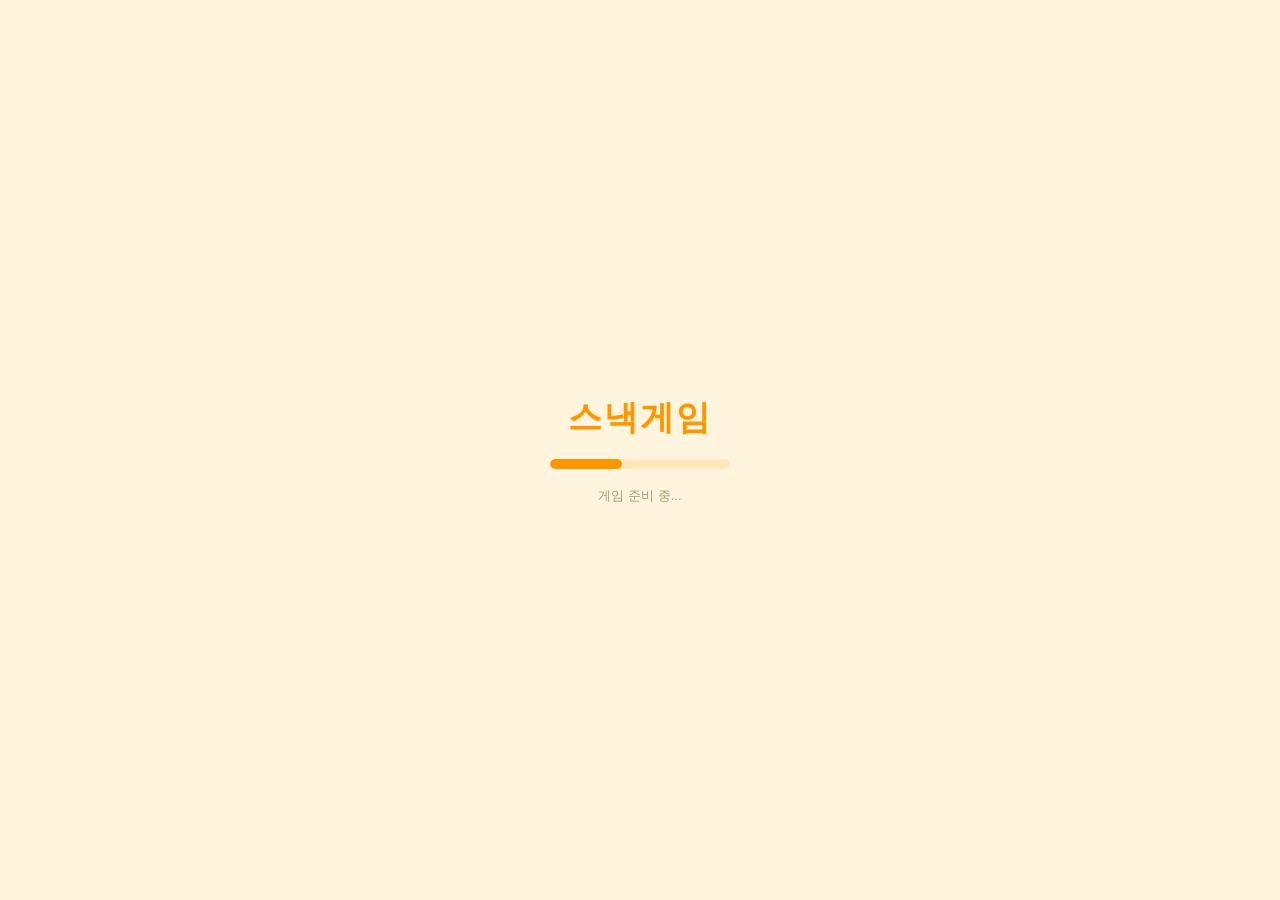
<file: web/index.html>
<!DOCTYPE html>
<html lang="ko">
<head>
  <!--
    루트가 아닌 경로에 배포할 경우 flutter build web --base-href 옵션으로 교체된다.
  -->
  <base href="$FLUTTER_BASE_HREF">

  <meta charset="UTF-8">
  <meta content="IE=Edge" http-equiv="X-UA-Compatible">
  <!-- 처음부터 기기 해상도로 렌더링 — 없으면 스플래시가 축소로 보이다가 엔진 부팅 시 튄다 -->
  <meta name="viewport" content="width=device-width, initial-scale=1.0, maximum-scale=1.0, user-scalable=no, viewport-fit=cover">
  <meta name="description" content="반응속도·기억력·감각까지, 네 한계를 시험하는 초간단 두뇌 미니게임 모음. 오프라인에서도 즐길 수 있어요.">
  <meta name="theme-color" content="#FF9600">

  <!-- iOS meta tags & icons -->
  <meta name="mobile-web-app-capable" content="yes">
  <meta name="apple-mobile-web-app-status-bar-style" content="default">
  <meta name="apple-mobile-web-app-title" content="스낵게임">
  <link rel="apple-touch-icon" href="icons/Icon-192.png">

  <!-- Favicon -->
  <link rel="icon" type="image/png" href="favicon.png"/>

  <title>스낵게임 – 초간단 두뇌 미니게임</title>
  <link rel="manifest" href="manifest.json">
  <style>
    /* 앱 로드 전 스플래시 — 앱과 같은 크림 배경 + 로고/로딩바 */
    html, body { background: #FFF4DE; margin: 0; padding: 0; height: 100%; }
    #splash {
      position: fixed; inset: 0; z-index: 9999;
      display: flex; flex-direction: column; align-items: center;
      justify-content: center; gap: 18px; background: #FFF4DE;
      transition: opacity .3s ease;
      font-family: -apple-system, 'Apple SD Gothic Neo', 'Malgun Gothic', sans-serif;
    }
    #splash.gone { opacity: 0; pointer-events: none; }
    #splash .logo {
      font-size: 34px; font-weight: 900; letter-spacing: 2px; color: #FF9600;
    }
    #splash .bar {
      width: 180px; height: 10px; border-radius: 5px;
      background: #FFE7BD; overflow: hidden;
    }
    #splash .bar::after {
      content: ''; display: block; width: 40%; height: 100%;
      border-radius: 5px; background: #FF9600;
      animation: splash-slide 1.1s ease-in-out infinite;
    }
    @keyframes splash-slide {
      from { transform: translateX(-100%); }
      to { transform: translateX(350%); }
    }
    #splash .hint { font-size: 13px; color: #B2986E; }
  </style>
</head>
<body>
  <div id="splash">
    <div class="logo">스낵게임</div>
    <div class="bar"></div>
    <div class="hint">게임 준비 중...</div>
  </div>
  <script>
    // 플러터 첫 프레임이 그려지면 스플래시를 페이드아웃 후 제거.
    window.addEventListener('flutter-first-frame', function () {
      var splash = document.getElementById('splash');
      if (!splash) return;
      splash.classList.add('gone');
      setTimeout(function () { splash.remove(); }, 400);
    });
  </script>
  <script>
    // 캐싱용 서비스워커 등록 — 재방문 시 네트워크 없이 즉시 뜨고, 오프라인에서도 동작한다.
    if ('serviceWorker' in navigator) {
      window.addEventListener('load', function () {
        navigator.serviceWorker.register('sw.js').catch(function () {});
      });
    }
  </script>
  <script src="flutter_bootstrap.js" async></script>
</body>
</html>
</file>
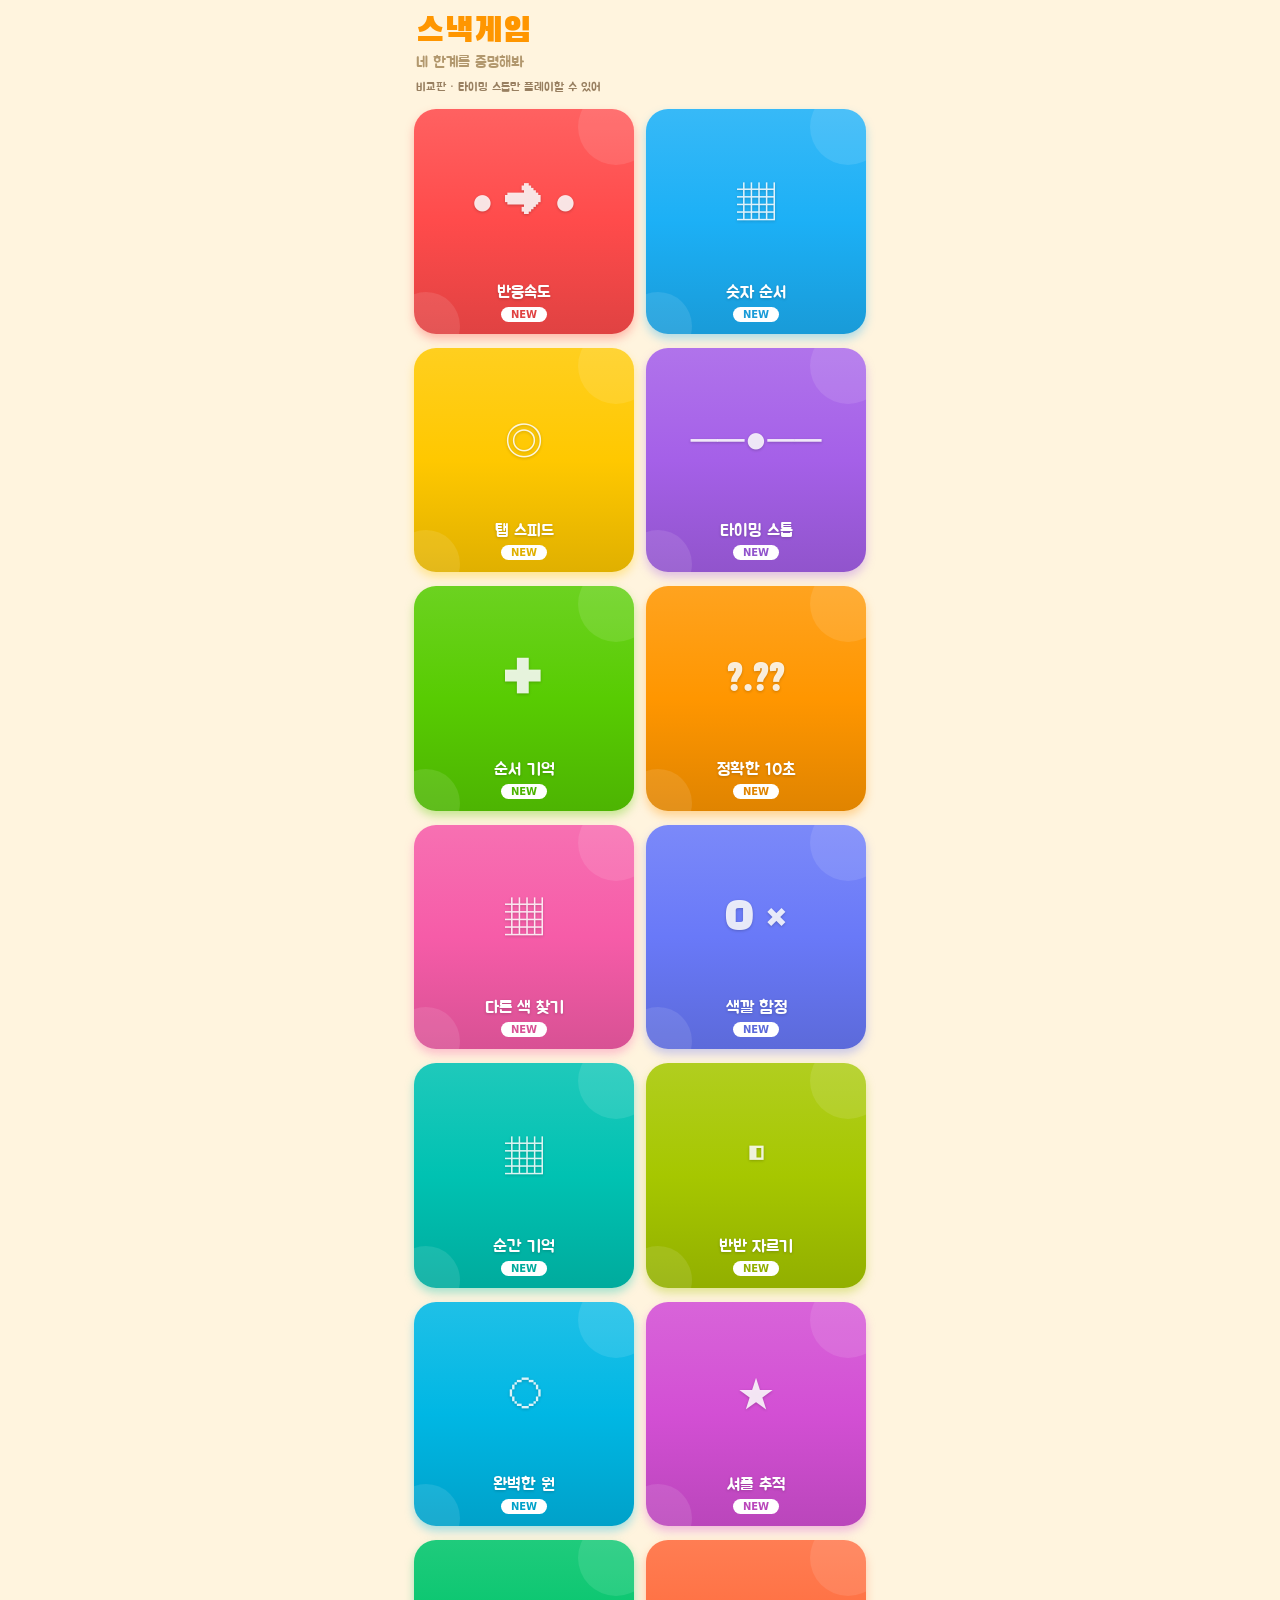
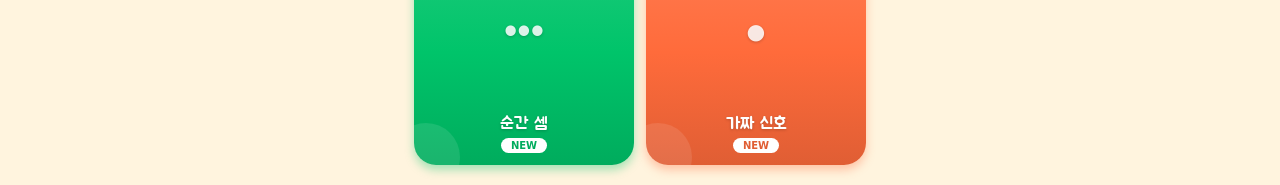
<file: experiments/canvas-prototype/index.html>
<!doctype html>
<html lang="ko">
<head>
  <meta charset="utf-8">
  <meta name="viewport" content="width=device-width, initial-scale=1, viewport-fit=cover">
  <meta name="theme-color" content="#fff4de">
  <title>스낵게임 Canvas 비교판</title>
  <link rel="stylesheet" href="style.css">
  <script src="app.js" defer></script>
</head>
<body>
  <main id="app">
    <section id="home" class="screen">
      <header class="home-header">
        <div><h1>스낵게임</h1><p>네 한계를 증명해봐</p></div>
      </header>
      <p class="notice">비교판 · 타이밍 스톱만 플레이할 수 있어</p>
      <div id="grid" class="grid"></div>
    </section>
    <section id="intro" class="screen full" hidden>
      <button class="back" aria-label="홈으로">‹</button>
      <div class="intro-center">
        <div class="game-icon">⊙</div>
        <h2>타이밍 스톱</h2>
        <div class="instruction">좌우로 움직이는 원이 정중앙에 왔을 때<br>화면을 터치해 멈추세요.<br>총 5라운드, 라운드마다 빨라집니다!<br>(라운드당 100점, 500점 만점)</div>
        <p id="intro-best" class="muted"></p>
      </div>
      <button id="start" class="big-button">도전 시작</button>
    </section>
    <section id="countdown" class="screen full center" hidden><div id="count-value">3</div></section>
    <section id="play" class="screen full" hidden>
      <button class="back" aria-label="게임 중단">‹</button>
      <p id="round-label" class="round-label"></p>
      <div class="game-center">
        <canvas id="game-canvas" aria-label="좌우로 움직이는 공"></canvas>
        <p id="game-message">정중앙에서 터치!</p>
      </div>
      <button id="tap-area" aria-label="공 멈추기"></button>
    </section>
    <section id="result" class="screen full" hidden>
      <div class="result-center">
        <div class="result-card"><p>타이밍 스톱</p><strong id="score"></strong><p id="best"></p></div>
      </div>
      <div class="result-actions"><button id="retry" class="big-button">한 번 더</button><button id="home-button">홈으로</button></div>
    </section>
  </main>
</body>
</html>
</file>
<file: experiments/canvas-prototype/style.css>
@font-face{font-family:Jua;src:url("../../assets/fonts/Jua-Regular.ttf")}@font-face{font-family:BlackHan;src:url("../../assets/fonts/BlackHanSans-Regular.ttf")}
*{box-sizing:border-box}html,body{margin:0;min-height:100%;background:#fff4de;color:#553f25}body{font-family:Jua,system-ui,sans-serif}button{font:inherit;cursor:pointer;touch-action:manipulation}button:focus-visible{outline:3px solid #553f25;outline-offset:3px}
#app{max-width:480px;min-height:100dvh;margin:auto;background:#fff4de}.screen[hidden]{display:none!important}.screen{min-height:100dvh}.home-header{padding:calc(14px + env(safe-area-inset-top)) 16px 0}.home-header h1{font:34px/1.1 BlackHan,sans-serif;color:#ff9600;margin:0}.home-header p{font-size:15px;color:#b2986e;margin:2px 0 0}.notice{margin:8px 16px;color:#987f60;font-size:12px}.grid{display:grid;grid-template-columns:repeat(2,minmax(0,1fr));gap:14px 12px;padding:6px 14px 20px}.tile{position:relative;aspect-ratio:.98;border:0;border-radius:22px;overflow:hidden;color:white;background:linear-gradient(to bottom,var(--top),var(--color),var(--bottom));box-shadow:0 5px 10px var(--shadow);display:flex;flex-direction:column;align-items:center;justify-content:flex-end;padding:12px 10px;text-shadow:0 1px 3px #0003}.tile::before,.tile::after{content:"";position:absolute;border-radius:50%;background:#ffffff1a}.tile::before{width:76px;height:76px;right:-20px;top:-20px}.tile::after{width:68px;height:68px;left:-22px;bottom:-26px}.tile:disabled{opacity:1;cursor:default}.tile:active:not(:disabled){transform:scale(.95)}.tile .preview{position:absolute;top:19%;left:0;right:0;display:flex;align-items:center;justify-content:center;height:45%;font:38px BlackHan,sans-serif;color:#ffffffdc}.tile .title{font-size:17px;z-index:1}.badge{margin-top:4px;background:white;color:var(--bottom);font:700 10px system-ui;border-radius:10px;padding:2px 10px;text-shadow:none;z-index:1}
.full{position:relative;min-height:100dvh;padding:calc(24px + env(safe-area-inset-top)) 24px calc(24px + env(safe-area-inset-bottom));display:flex;flex-direction:column}.back{position:absolute;top:calc(24px + env(safe-area-inset-top));left:24px;width:42px;height:42px;border:0;border-radius:50%;background:#fff;box-shadow:0 5px 12px #d9b67959;color:#553f25;font:32px/36px system-ui;z-index:3}.intro-center,.result-center{flex:1;display:flex;flex-direction:column;justify-content:center;align-items:center;text-align:center}.game-icon{background:#a560e8;color:#fff;width:100px;height:100px;border-radius:26px;box-shadow:0 5px #7433ac;display:grid;place-items:center;font:50px system-ui}.intro-center h2{font:32px BlackHan,sans-serif;margin:22px 0 16px}.instruction,.result-card{width:100%;padding:18px;border-radius:16px;background:#fff;box-shadow:0 5px 12px #d9b67959;line-height:1.7;font:15px/1.7 system-ui,sans-serif}.muted{color:#b2986e;font-size:14px}.big-button{width:100%;height:58px;border:0;border-radius:16px;color:white;background:#58cc02;box-shadow:0 5px #399700;font-size:19px}.center{align-items:center;justify-content:center}#count-value{font:96px BlackHan,sans-serif;color:#a560e8}.round-label{text-align:center;margin:0;font:15px system-ui,sans-serif}.game-center{flex:1;display:flex;flex-direction:column;align-items:center;justify-content:center;padding:0 0 70px}#game-canvas{display:block;width:100%;height:56px}#game-message{height:80px;margin:40px 0 0;color:#b2986e;font:15px system-ui,sans-serif;text-align:center}#tap-area{position:absolute;inset:70px 0 0;background:transparent;border:0;z-index:1;touch-action:manipulation}#game-message.points{font:34px BlackHan,sans-serif;color:#a560e8}.result-card{padding:32px 24px}.result-card p{color:#b2986e;margin:0;font-family:Jua}.result-card strong{display:block;color:#a560e8;font:54px BlackHan,sans-serif;margin:6px 0 16px}.result-actions{display:grid;gap:16px}.result-actions #home-button{border:0;background:transparent;color:#b2986e}
</file>
